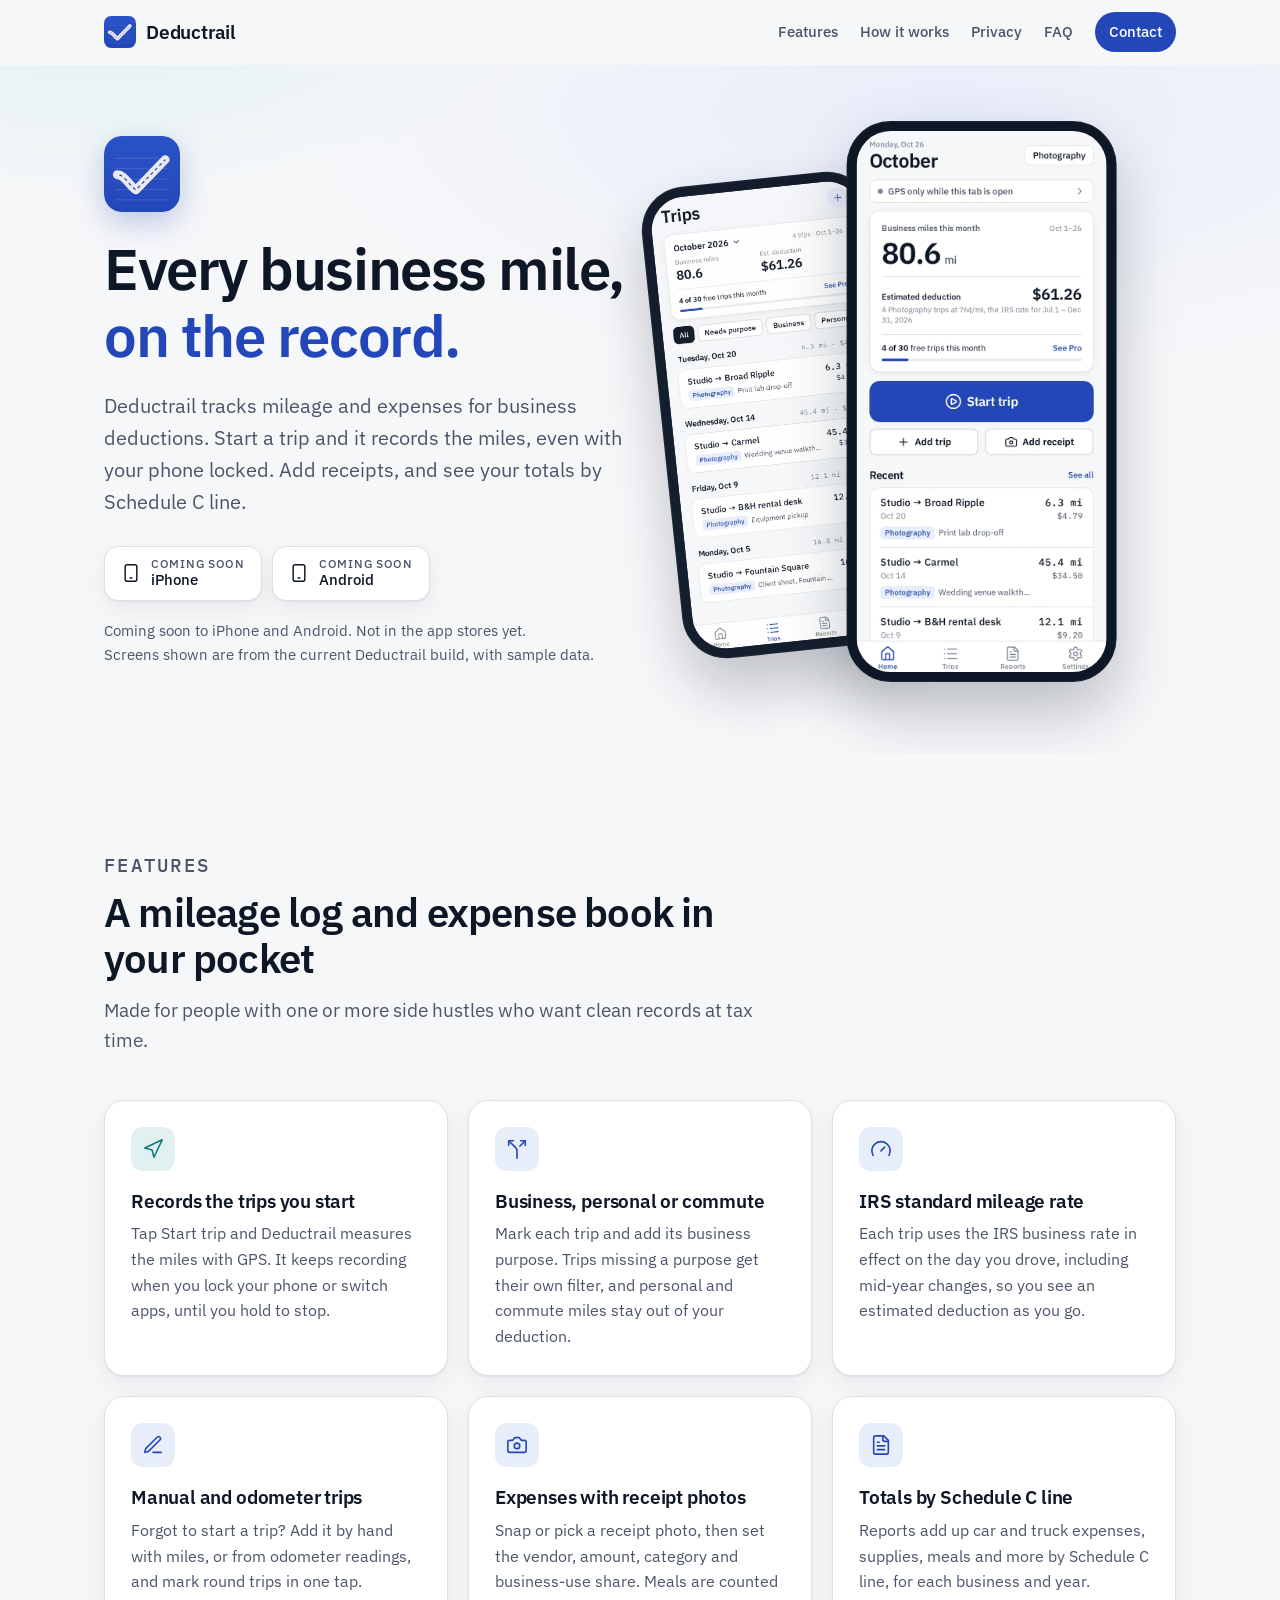
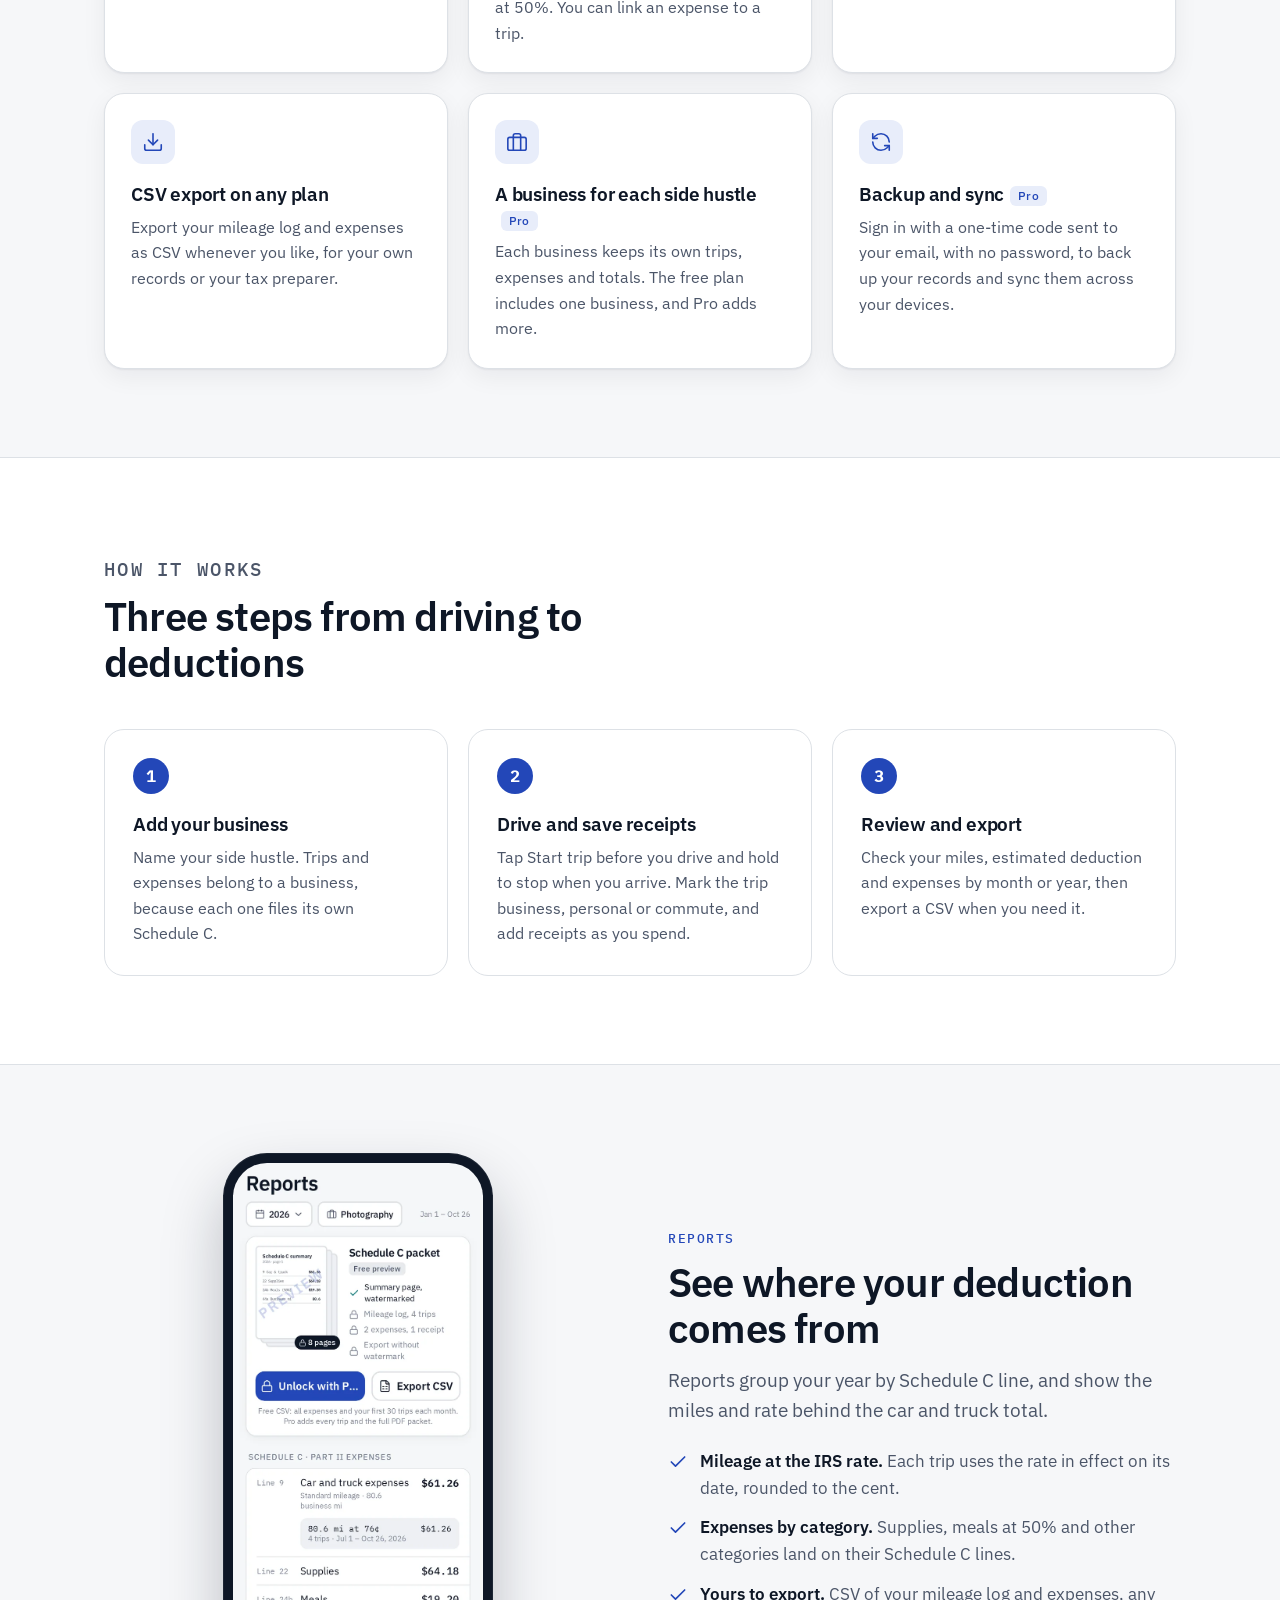
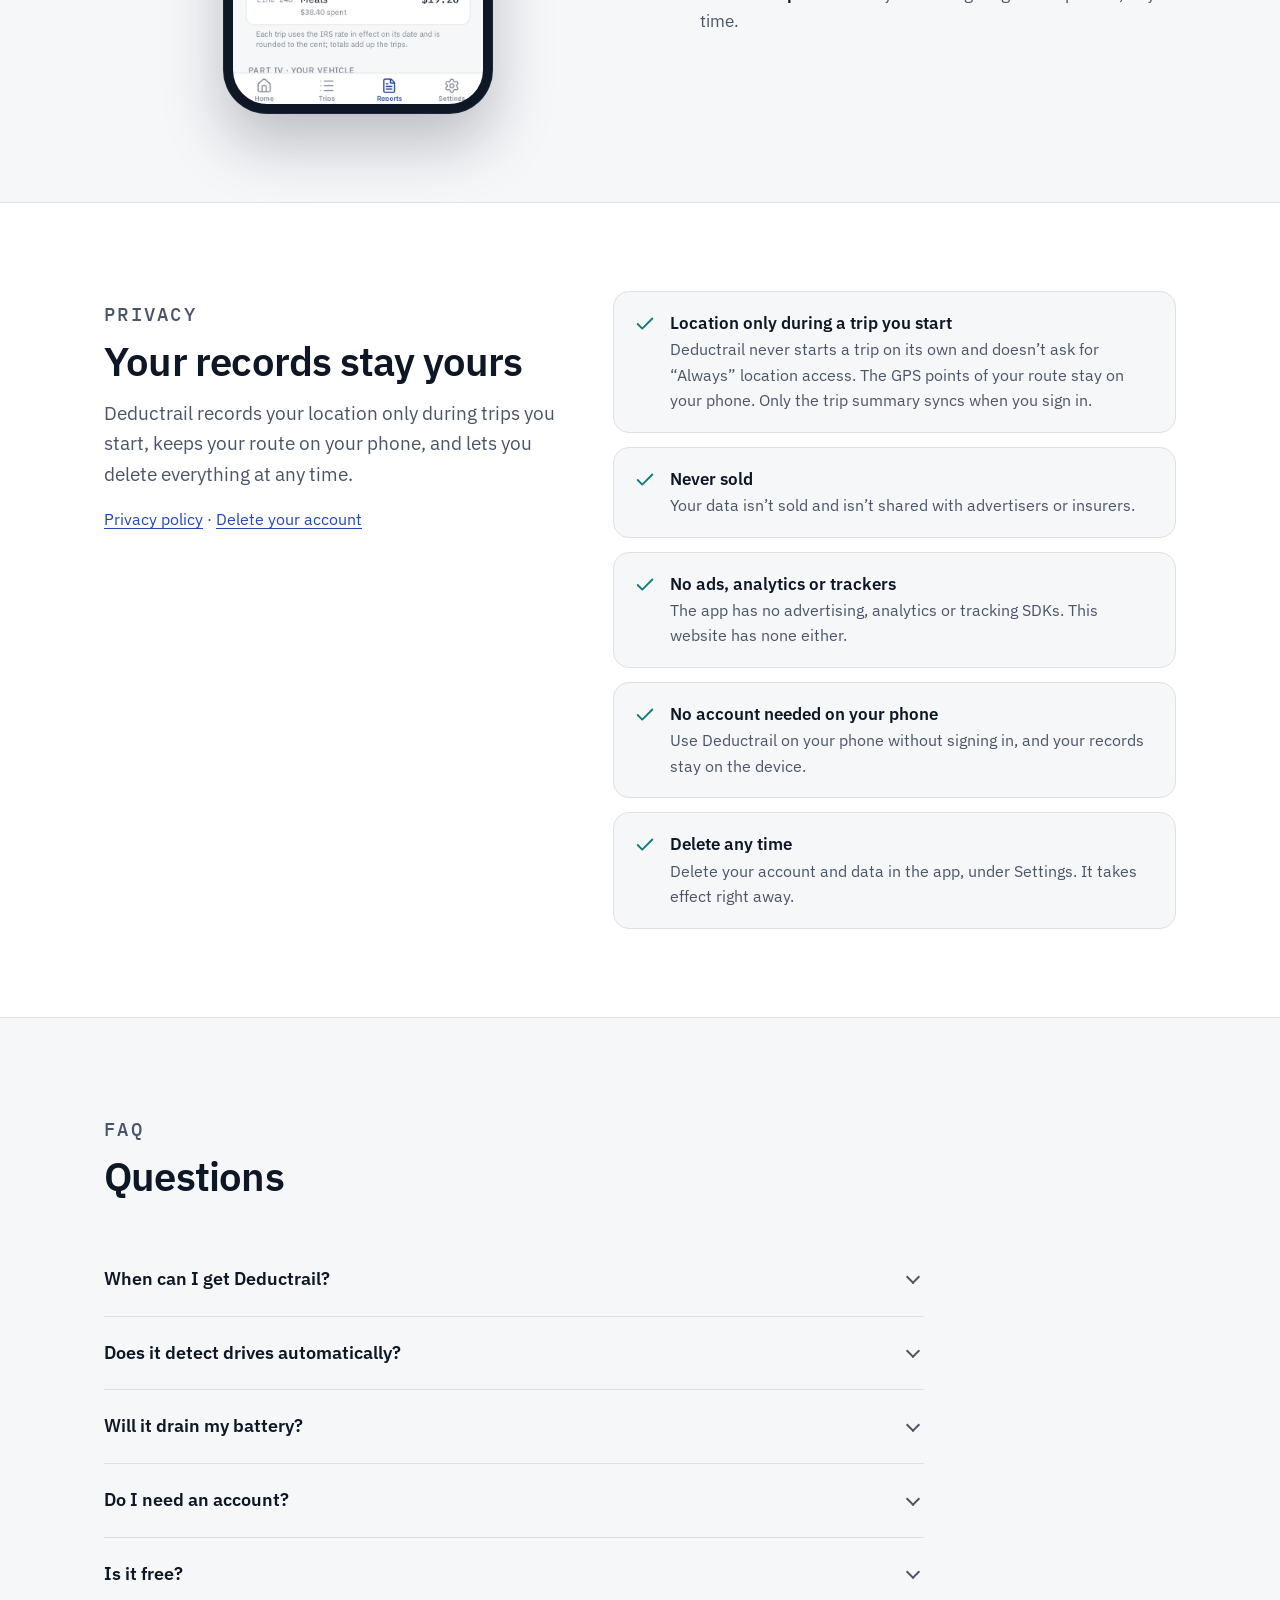
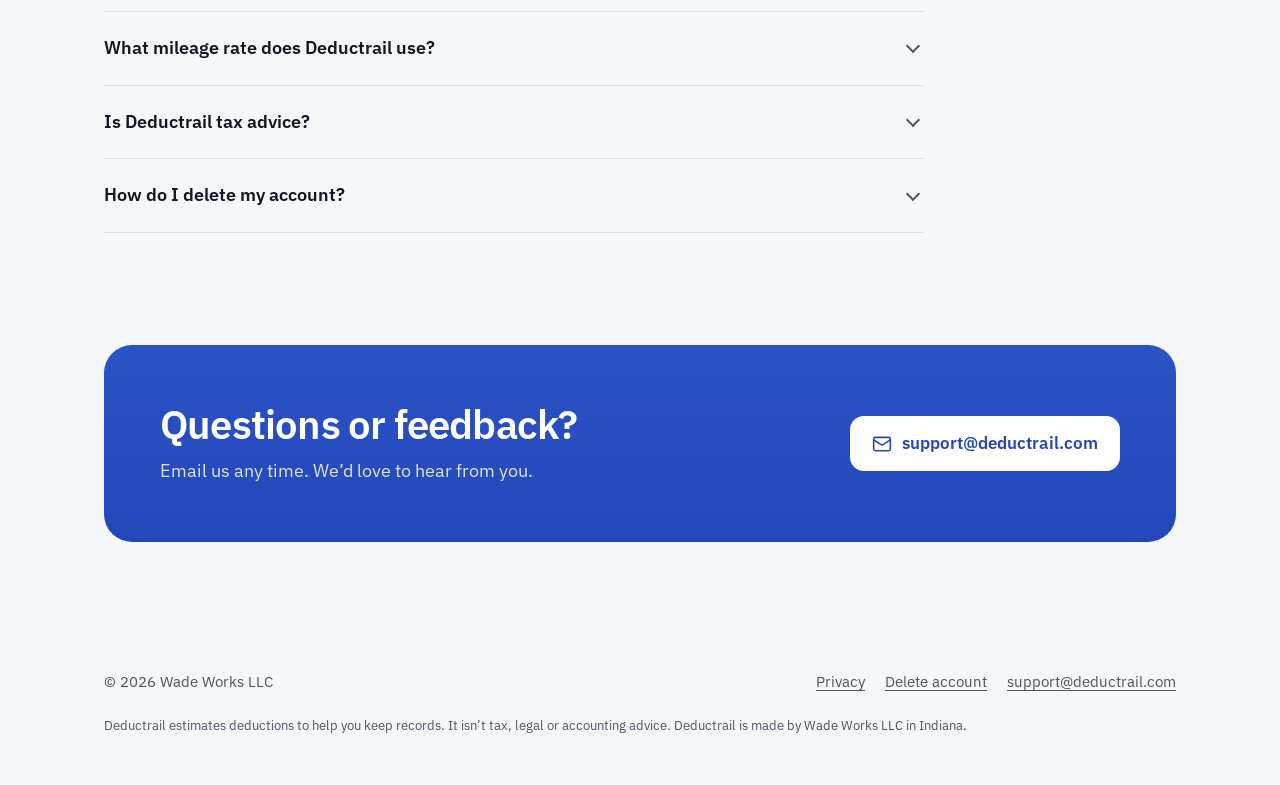
<file: index.html>
<!doctype html>
<html lang="en">
<head>
<meta charset="utf-8">
<meta name="viewport" content="width=device-width, initial-scale=1">
<title>Deductrail: mileage and expense tracking for business deductions</title>
<meta name="description" content="Deductrail tracks your business mileage and expenses, with receipt photos, IRS standard rates and Schedule C totals. Coming soon to iPhone and Android.">
<meta name="referrer" content="strict-origin-when-cross-origin">
<meta name="theme-color" content="#2347B8" media="(prefers-color-scheme: light)">
<meta name="theme-color" content="#0B0F16" media="(prefers-color-scheme: dark)">
<link rel="canonical" href="https://deductrail.com/">
<link rel="icon" href="/favicon.ico" sizes="32x32">
<link rel="icon" href="/assets/img/favicon.svg" type="image/svg+xml">
<link rel="apple-touch-icon" href="/assets/img/apple-touch-icon.png">
<link rel="preload" href="/assets/fonts/IBMPlexSans_600SemiBold.woff2" as="font" type="font/woff2" crossorigin>
<link rel="preload" href="/assets/fonts/IBMPlexSans_400Regular.woff2" as="font" type="font/woff2" crossorigin>
<link rel="stylesheet" href="/assets/site.css">
<meta property="og:type" content="website">
<meta property="og:site_name" content="Deductrail">
<meta property="og:title" content="Deductrail: mileage and expense tracking for business deductions">
<meta property="og:description" content="Deductrail tracks your business mileage and expenses, with receipt photos, IRS standard rates and Schedule C totals. Coming soon to iPhone and Android.">
<meta property="og:url" content="https://deductrail.com/">
<meta property="og:image" content="https://deductrail.com/assets/img/og.png">
<meta property="og:image:width" content="1200">
<meta property="og:image:height" content="630">
<meta property="og:image:alt" content="Deductrail app icon and the line: Every business mile, on the record.">
<meta name="twitter:card" content="summary_large_image">
<meta name="twitter:title" content="Deductrail: mileage and expense tracking for business deductions">
<meta name="twitter:description" content="Deductrail tracks your business mileage and expenses, with receipt photos, IRS standard rates and Schedule C totals. Coming soon to iPhone and Android.">
<meta name="twitter:image" content="https://deductrail.com/assets/img/og.png">
</head>
<body>
<a class="skip" href="#main">Skip to content</a>
<header class="site-header">
  <div class="wrap">
    <a class="brand" href="/" aria-label="Deductrail home"><img src="/assets/img/icon-rounded.svg" alt="" width="32" height="32">Deductrail</a>
    <nav class="nav" aria-label="Main">
      <a href="/#features">Features</a>
      <a href="/#how">How it works</a>
      <a href="/#privacy">Privacy</a>
      <a href="/#faq">FAQ</a>
      <a class="cta" href="/#contact">Contact</a>
    </nav>
  </div>
</header>
<main id="main">
<section class="hero" aria-labelledby="hero-title">
  <div class="wrap">
    <div>
      <img class="app-icon" src="/assets/img/icon-rounded.svg" alt="Deductrail app icon" width="76" height="76">
      <h1 id="hero-title">Every business mile,<br><span class="accent">on the record.</span></h1>
      <p class="lede">Deductrail tracks mileage and expenses for business deductions. Start a trip and it records the miles, even with your phone locked. Add receipts, and see your totals by Schedule C line.</p>
      <div class="chips" role="list" aria-label="Availability">
        <span class="soon" role="listitem"><svg viewBox="0 0 24 24" aria-hidden="true" focusable="false" fill="none" stroke="currentColor" stroke-width="1.75" stroke-linecap="round"><rect x="5" y="2" width="14" height="20" rx="2.5"/><path d="M11 18h2"/></svg><span><small>Coming soon</small>iPhone</span></span>
        <span class="soon" role="listitem"><svg viewBox="0 0 24 24" aria-hidden="true" focusable="false" fill="none" stroke="currentColor" stroke-width="1.75" stroke-linecap="round"><rect x="5" y="2" width="14" height="20" rx="2.5"/><path d="M11 18h2"/></svg><span><small>Coming soon</small>Android</span></span>
      </div>
      <p class="hero-note">Coming soon to iPhone and Android. Not in the app stores yet.<br>Screens shown are from the current Deductrail build, with sample data.</p>
    </div>
    <figure class="phones" style="margin:0">
      <div class="phone back"><img src="/assets/img/screen-trips.webp" width="640" height="1385" alt="Deductrail Trips screen for October 2026 showing 80.6 business miles, a $61.26 estimated deduction and four trips grouped by day." fetchpriority="low"></div>
      <div class="phone front"><img src="/assets/img/screen-home.webp" width="640" height="1385" alt="Deductrail Home screen showing 80.6 business miles this month, a $61.26 estimated deduction at 76 cents a mile, a Start trip button and recent trips."></div>
    </figure>
  </div>
</section>

<section id="features" aria-labelledby="features-title">
  <div class="wrap">
    <div class="section-head">
      <p class="eyebrow">Features</p>
      <h2 id="features-title">A mileage log and expense book in your pocket</h2>
      <p>Made for people with one or more side hustles who want clean records at tax time.</p>
    </div>
    <div class="grid">
      <article class="card"><div class="icon teal"><svg viewBox="0 0 24 24" aria-hidden="true" focusable="false"><polygon points="3 11 22 2 13 21 11 13 3 11"/></svg></div><h3>Records the trips you start</h3><p>Tap Start trip and Deductrail measures the miles with GPS. It keeps recording when you lock your phone or switch apps, until you hold to stop.</p></article>
      <article class="card"><div class="icon "><svg viewBox="0 0 24 24" aria-hidden="true" focusable="false"><path d="M16 3h5v5"/><path d="M8 3H3v5"/><path d="M12 22v-8.3a4 4 0 0 0-1.172-2.872L3 3"/><path d="m15 9 6-6"/></svg></div><h3>Business, personal or commute</h3><p>Mark each trip and add its business purpose. Trips missing a purpose get their own filter, and personal and commute miles stay out of your deduction.</p></article>
      <article class="card"><div class="icon "><svg viewBox="0 0 24 24" aria-hidden="true" focusable="false"><path d="m12 14 4-4"/><path d="M3.34 19a10 10 0 1 1 17.32 0"/></svg></div><h3>IRS standard mileage rate</h3><p>Each trip uses the IRS business rate in effect on the day you drove, including mid-year changes, so you see an estimated deduction as you go.</p></article>
      <article class="card"><div class="icon "><svg viewBox="0 0 24 24" aria-hidden="true" focusable="false"><path d="M12 20h9"/><path d="M16.5 3.5a2.12 2.12 0 0 1 3 3L7 19l-4 1 1-4Z"/></svg></div><h3>Manual and odometer trips</h3><p>Forgot to start a trip? Add it by hand with miles, or from odometer readings, and mark round trips in one tap.</p></article>
      <article class="card"><div class="icon "><svg viewBox="0 0 24 24" aria-hidden="true" focusable="false"><path d="M14.5 4h-5L7 7H4a2 2 0 0 0-2 2v9a2 2 0 0 0 2 2h16a2 2 0 0 0 2-2V9a2 2 0 0 0-2-2h-3l-2.5-3z"/><circle cx="12" cy="13" r="3"/></svg></div><h3>Expenses with receipt photos</h3><p>Snap or pick a receipt photo, then set the vendor, amount, category and business-use share. Meals are counted at 50%. You can link an expense to a trip.</p></article>
      <article class="card"><div class="icon "><svg viewBox="0 0 24 24" aria-hidden="true" focusable="false"><path d="M15 2H6a2 2 0 0 0-2 2v16a2 2 0 0 0 2 2h12a2 2 0 0 0 2-2V7Z"/><path d="M14 2v4a2 2 0 0 0 2 2h4"/><path d="M16 13H8"/><path d="M16 17H8"/><path d="M10 9H8"/></svg></div><h3>Totals by Schedule C line</h3><p>Reports add up car and truck expenses, supplies, meals and more by Schedule C line, for each business and year.</p></article>
      <article class="card"><div class="icon "><svg viewBox="0 0 24 24" aria-hidden="true" focusable="false"><path d="M21 15v4a2 2 0 0 1-2 2H5a2 2 0 0 1-2-2v-4"/><path d="m7 10 5 5 5-5"/><path d="M12 15V3"/></svg></div><h3>CSV export on any plan</h3><p>Export your mileage log and expenses as CSV whenever you like, for your own records or your tax preparer.</p></article>
      <article class="card"><div class="icon "><svg viewBox="0 0 24 24" aria-hidden="true" focusable="false"><rect x="2" y="7" width="20" height="14" rx="2"/><path d="M16 21V5a2 2 0 0 0-2-2h-4a2 2 0 0 0-2 2v16"/></svg></div><h3>A business for each side hustle<span class="tag">Pro</span></h3><p>Each business keeps its own trips, expenses and totals. The free plan includes one business, and Pro adds more.</p></article>
      <article class="card"><div class="icon "><svg viewBox="0 0 24 24" aria-hidden="true" focusable="false"><path d="M21 12a9 9 0 0 0-9-9 9.75 9.75 0 0 0-6.74 2.74L3 8"/><path d="M3 3v5h5"/><path d="M3 12a9 9 0 0 0 9 9 9.75 9.75 0 0 0 6.74-2.74L21 16"/><path d="M16 16h5v5"/></svg></div><h3>Backup and sync<span class="tag">Pro</span></h3><p>Sign in with a one-time code sent to your email, with no password, to back up your records and sync them across your devices.</p></article>
    </div>
  </div>
</section>

<section class="alt" id="how" aria-labelledby="how-title">
  <div class="wrap">
    <div class="section-head">
      <p class="eyebrow">How it works</p>
      <h2 id="how-title">Three steps from driving to deductions</h2>
    </div>
    <ol class="steps">
      <li><h3>Add your business</h3><p>Name your side hustle. Trips and expenses belong to a business, because each one files its own Schedule C.</p></li>
      <li><h3>Drive and save receipts</h3><p>Tap Start trip before you drive and hold to stop when you arrive. Mark the trip business, personal or commute, and add receipts as you spend.</p></li>
      <li><h3>Review and export</h3><p>Check your miles, estimated deduction and expenses by month or year, then export a CSV when you need it.</p></li>
    </ol>
  </div>
</section>

<section aria-labelledby="report-title">
  <div class="wrap split">
    <div class="phone-col"><div class="phone"><img src="/assets/img/screen-reports.webp" width="640" height="1385" loading="lazy" alt="Deductrail Reports screen for 2026 listing Schedule C Part II lines: line 9 car and truck expenses $61.26, line 22 supplies $64.18 and line 24b meals $19.20."></div></div>
    <div>
      <p class="eyebrow">Reports</p>
      <h2 id="report-title">See where your deduction comes from</h2>
      <p class="muted" style="margin-top:14px;font-size:19px">Reports group your year by Schedule C line, and show the miles and rate behind the car and truck total.</p>
      <ul>
        <li><svg viewBox="0 0 24 24" aria-hidden="true" focusable="false"><path d="M20 6 9 17l-5-5"/></svg><span><b>Mileage at the IRS rate.</b> Each trip uses the rate in effect on its date, rounded to the cent.</span></li>
        <li><svg viewBox="0 0 24 24" aria-hidden="true" focusable="false"><path d="M20 6 9 17l-5-5"/></svg><span><b>Expenses by category.</b> Supplies, meals at 50% and other categories land on their Schedule C lines.</span></li>
        <li><svg viewBox="0 0 24 24" aria-hidden="true" focusable="false"><path d="M20 6 9 17l-5-5"/></svg><span><b>Yours to export.</b> CSV of your mileage log and expenses, any time.</span></li>
      </ul>
    </div>
  </div>
</section>

<section class="alt" id="privacy" aria-labelledby="privacy-title">
  <div class="wrap privacy">
    <div class="section-head" style="margin-bottom:0">
      <p class="eyebrow">Privacy</p>
      <h2 id="privacy-title">Your records stay yours</h2>
      <p>Deductrail records your location only during trips you start, keeps your route on your phone, and lets you delete everything at any time.</p>
      <p style="margin-top:18px;font-size:16px"><a href="/privacy/">Privacy policy</a> · <a href="/delete-account/">Delete your account</a></p>
    </div>
    <ul class="checks">
        <li><svg viewBox="0 0 24 24" aria-hidden="true" focusable="false"><path d="M20 6 9 17l-5-5"/></svg><div><b>Location only during a trip you start</b><span>Deductrail never starts a trip on its own and doesn’t ask for “Always” location access. The GPS points of your route stay on your phone. Only the trip summary syncs when you sign in.</span></div></li>
        <li><svg viewBox="0 0 24 24" aria-hidden="true" focusable="false"><path d="M20 6 9 17l-5-5"/></svg><div><b>Never sold</b><span>Your data isn’t sold and isn’t shared with advertisers or insurers.</span></div></li>
        <li><svg viewBox="0 0 24 24" aria-hidden="true" focusable="false"><path d="M20 6 9 17l-5-5"/></svg><div><b>No ads, analytics or trackers</b><span>The app has no advertising, analytics or tracking SDKs. This website has none either.</span></div></li>
        <li><svg viewBox="0 0 24 24" aria-hidden="true" focusable="false"><path d="M20 6 9 17l-5-5"/></svg><div><b>No account needed on your phone</b><span>Use Deductrail on your phone without signing in, and your records stay on the device.</span></div></li>
        <li><svg viewBox="0 0 24 24" aria-hidden="true" focusable="false"><path d="M20 6 9 17l-5-5"/></svg><div><b>Delete any time</b><span>Delete your account and data in the app, under Settings. It takes effect right away.</span></div></li>
    </ul>
  </div>
</section>

<section id="faq" aria-labelledby="faq-title">
  <div class="wrap">
    <div class="section-head">
      <p class="eyebrow">FAQ</p>
      <h2 id="faq-title">Questions</h2>
    </div>
    <div class="faq">
      <details><summary>When can I get Deductrail?</summary><p>Deductrail is coming soon to iPhone and Android. It isn’t in the App Store or Google Play yet. We’ll post the links here when it is.</p></details>
      <details><summary>Does it detect drives automatically?</summary><p>No. Deductrail records only the trips you start, so nothing is recorded by surprise. Once a trip is running, it keeps recording when you lock your phone or switch apps. On iPhone the blue location indicator stays on, and on Android a notification stays up, until you end the trip. You can also add trips by hand or from odometer readings.</p></details>
      <details><summary>Will it drain my battery?</summary><p>GPS runs only while a trip you started is recording. When no trip is running, Deductrail doesn’t use your location.</p></details>
      <details><summary>Do I need an account?</summary><p>Not on your phone. Your records stay on the device. If you want backup and sync across devices, sign in with a one-time code sent to your email. There’s no password to remember.</p></details>
      <details><summary>Is it free?</summary><p>There’s a free plan with unlimited expenses, one business and CSV export. Free reports and exports include your first 30 trips each month, and every trip is still saved. Deductrail Pro adds unlimited trips, more businesses, and backup and sync. The app shows the price before you buy.</p></details>
      <details><summary>What mileage rate does Deductrail use?</summary><p>The IRS standard mileage rate for business, based on the date of each trip. For 2026 that’s 72.5¢ a mile from January 1 to June 30 and 76¢ a mile from July 1 to December 31.</p></details>
      <details><summary>Is Deductrail tax advice?</summary><p>No. Deductrail helps you keep mileage and expense records and estimates your deduction. Check with a tax professional about your situation.</p></details>
      <details><summary>How do I delete my account?</summary><p>In the app, go to Settings, then Delete account and data. You can also email privacy@deductrail.com. See <a href="/delete-account/">Delete your account</a> for details.</p></details>
    </div>
  </div>
</section>

<section id="contact" aria-labelledby="contact-title" style="padding-top:24px">
  <div class="wrap">
    <div class="contact">
      <div>
        <h2 id="contact-title">Questions or feedback?</h2>
        <p>Email us any time. We’d love to hear from you.</p>
      </div>
      <a class="btn light" href="mailto:support@deductrail.com"><svg viewBox="0 0 24 24" aria-hidden="true" focusable="false"><rect x="2" y="4" width="20" height="16" rx="2"/><path d="m22 7-8.97 5.7a1.94 1.94 0 0 1-2.06 0L2 7"/></svg>support@deductrail.com</a>
    </div>
  </div>
</section>
</main>
<footer class="site-footer">
  <div class="wrap">
    <p>© 2026 Wade Works LLC</p>
    <nav aria-label="Footer">
      <a href="/privacy/">Privacy</a>
      <a href="/delete-account/">Delete account</a>
      <a href="mailto:support@deductrail.com">support@deductrail.com</a>
    </nav>
    <p class="fine">Deductrail estimates deductions to help you keep records. It isn’t tax, legal or accounting advice. Deductrail is made by Wade Works LLC in Indiana.</p>
  </div>
</footer>
</body>
</html>
</file>
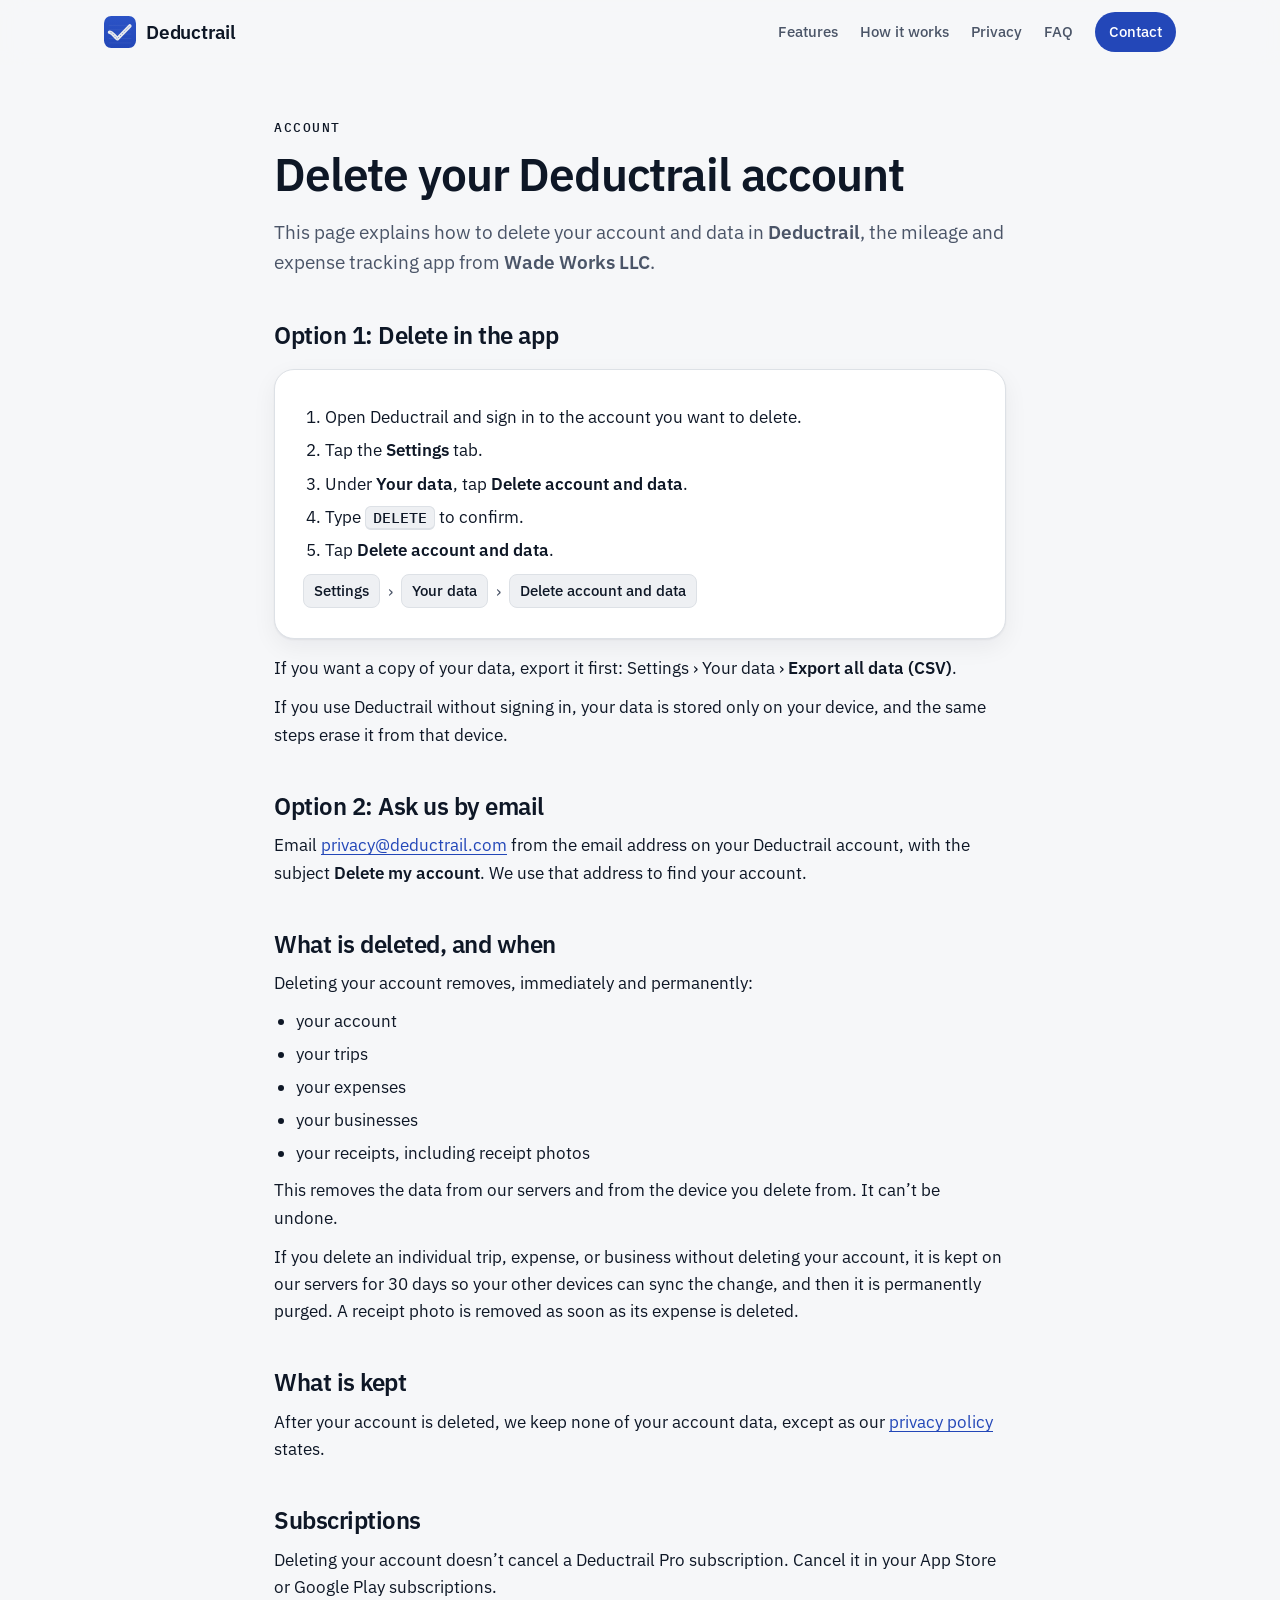
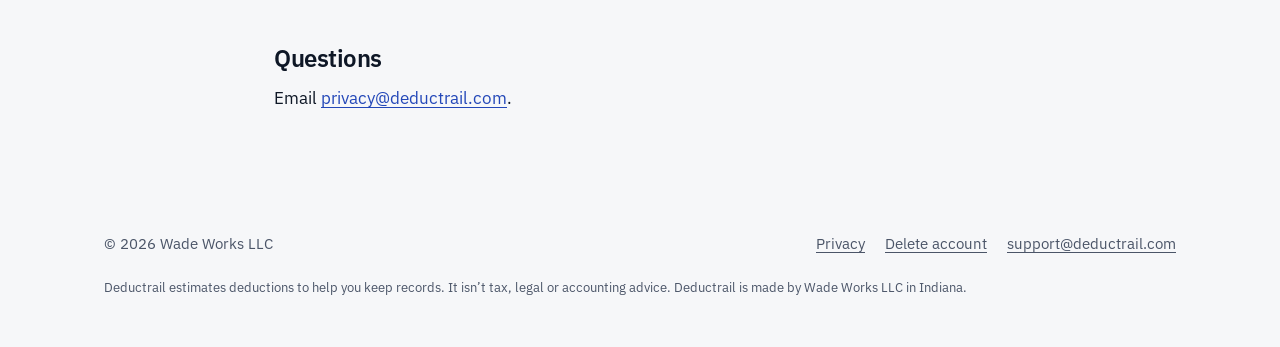
<file: delete-account/index.html>
<!doctype html>
<html lang="en">
<head>
<meta charset="utf-8">
<meta name="viewport" content="width=device-width, initial-scale=1">
<title>Delete your Deductrail account</title>
<meta name="description" content="How to delete your Deductrail account and data, what is deleted, and when.">
<meta name="referrer" content="strict-origin-when-cross-origin">
<meta name="theme-color" content="#2347B8" media="(prefers-color-scheme: light)">
<meta name="theme-color" content="#0B0F16" media="(prefers-color-scheme: dark)">
<link rel="canonical" href="https://deductrail.com/delete-account/">
<link rel="icon" href="/favicon.ico" sizes="32x32">
<link rel="icon" href="/assets/img/favicon.svg" type="image/svg+xml">
<link rel="apple-touch-icon" href="/assets/img/apple-touch-icon.png">
<link rel="preload" href="/assets/fonts/IBMPlexSans_600SemiBold.woff2" as="font" type="font/woff2" crossorigin>
<link rel="preload" href="/assets/fonts/IBMPlexSans_400Regular.woff2" as="font" type="font/woff2" crossorigin>
<link rel="stylesheet" href="/assets/site.css">
<meta property="og:type" content="website">
<meta property="og:site_name" content="Deductrail">
<meta property="og:title" content="Delete your Deductrail account">
<meta property="og:description" content="How to delete your Deductrail account and data, what is deleted, and when.">
<meta property="og:url" content="https://deductrail.com/delete-account/">
<meta property="og:image" content="https://deductrail.com/assets/img/og.png">
<meta property="og:image:width" content="1200">
<meta property="og:image:height" content="630">
<meta property="og:image:alt" content="Deductrail app icon and the line: Every business mile, on the record.">
<meta name="twitter:card" content="summary_large_image">
<meta name="twitter:title" content="Delete your Deductrail account">
<meta name="twitter:description" content="How to delete your Deductrail account and data, what is deleted, and when.">
<meta name="twitter:image" content="https://deductrail.com/assets/img/og.png">
</head>
<body>
<a class="skip" href="#main">Skip to content</a>
<header class="site-header">
  <div class="wrap">
    <a class="brand" href="/" aria-label="Deductrail home"><img src="/assets/img/icon-rounded.svg" alt="" width="32" height="32">Deductrail</a>
    <nav class="nav" aria-label="Main">
      <a href="/#features">Features</a>
      <a href="/#how">How it works</a>
      <a href="/#privacy">Privacy</a>
      <a href="/#faq">FAQ</a>
      <a class="cta" href="/#contact">Contact</a>
    </nav>
  </div>
</header>
<main id="main">
<article class="doc">
  <div class="wrap">
    <p class="eyebrow">Account</p>
    <h1>Delete your Deductrail account</h1>
    <p class="lede">This page explains how to delete your account and data in <strong>Deductrail</strong>, the mileage and expense tracking app from <strong>Wade Works LLC</strong>.</p>

    <h2>Option 1: Delete in the app</h2>
    <div class="panel">
      <ol>
        <li>Open Deductrail and sign in to the account you want to delete.</li>
        <li>Tap the <strong>Settings</strong> tab.</li>
        <li>Under <strong>Your data</strong>, tap <strong>Delete account and data</strong>.</li>
        <li>Type <kbd>DELETE</kbd> to confirm.</li>
        <li>Tap <strong>Delete account and data</strong>.</li>
      </ol>
      <p class="path" aria-label="Path: Settings, Your data, Delete account and data"><b>Settings</b><i>›</i><b>Your data</b><i>›</i><b>Delete account and data</b></p>
    </div>
    <p style="margin-top:16px">If you want a copy of your data, export it first: Settings › Your data › <strong>Export all data (CSV)</strong>.</p>
    <p>If you use Deductrail without signing in, your data is stored only on your device, and the same steps erase it from that device.</p>

    <h2>Option 2: Ask us by email</h2>
    <p>Email <a href="mailto:privacy@deductrail.com?subject=Delete%20my%20account">privacy@deductrail.com</a> from the email address on your Deductrail account, with the subject <strong>Delete my account</strong>. We use that address to find your account.</p>

    <h2>What is deleted, and when</h2>
    <p>Deleting your account removes, immediately and permanently:</p>
    <ul>
      <li>your account</li>
      <li>your trips</li>
      <li>your expenses</li>
      <li>your businesses</li>
      <li>your receipts, including receipt photos</li>
    </ul>
    <p>This removes the data from our servers and from the device you delete from. It can’t be undone.</p>
    <p>If you delete an individual trip, expense, or business without deleting your account, it is kept on our servers for 30 days so your other devices can sync the change, and then it is permanently purged. A receipt photo is removed as soon as its expense is deleted.</p>

    <h2>What is kept</h2>
    <p>After your account is deleted, we keep none of your account data, except as our <a href="/privacy/">privacy policy</a> states.</p>

    <h2>Subscriptions</h2>
    <p>Deleting your account doesn’t cancel a Deductrail Pro subscription. Cancel it in your App Store or Google Play subscriptions.</p>

    <h2>Questions</h2>
    <p>Email <a href="mailto:privacy@deductrail.com">privacy@deductrail.com</a>.</p>
  </div>
</article>
</main>
<footer class="site-footer">
  <div class="wrap">
    <p>© 2026 Wade Works LLC</p>
    <nav aria-label="Footer">
      <a href="/privacy/">Privacy</a>
      <a href="/delete-account/">Delete account</a>
      <a href="mailto:support@deductrail.com">support@deductrail.com</a>
    </nav>
    <p class="fine">Deductrail estimates deductions to help you keep records. It isn’t tax, legal or accounting advice. Deductrail is made by Wade Works LLC in Indiana.</p>
  </div>
</footer>
</body>
</html>
</file>
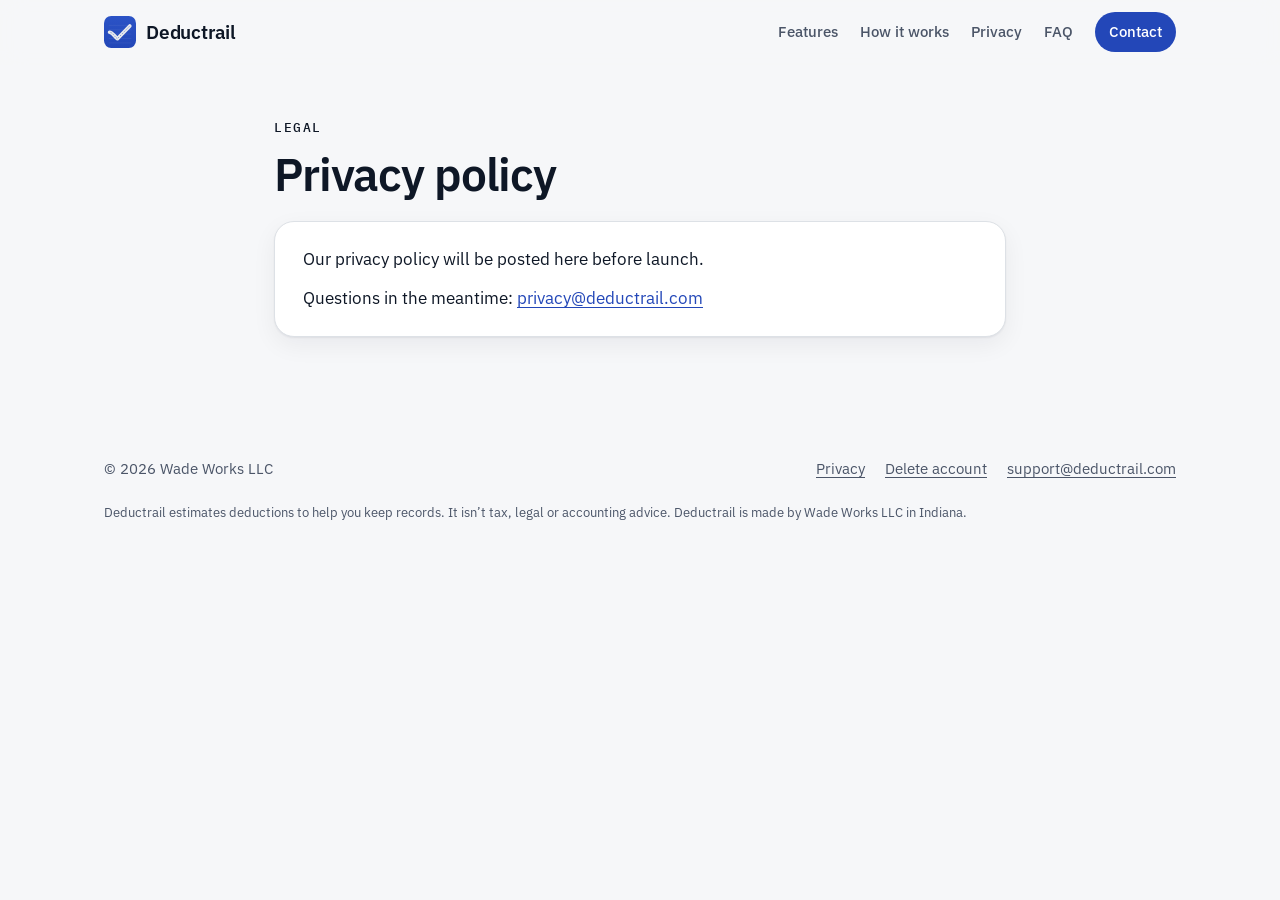
<file: privacy/index.html>
<!doctype html>
<html lang="en">
<head>
<meta charset="utf-8">
<meta name="viewport" content="width=device-width, initial-scale=1">
<title>Deductrail privacy policy</title>
<meta name="description" content="Deductrail privacy policy.">
<meta name="referrer" content="strict-origin-when-cross-origin">
<meta name="theme-color" content="#2347B8" media="(prefers-color-scheme: light)">
<meta name="theme-color" content="#0B0F16" media="(prefers-color-scheme: dark)">
<link rel="canonical" href="https://deductrail.com/privacy/">
<link rel="icon" href="/favicon.ico" sizes="32x32">
<link rel="icon" href="/assets/img/favicon.svg" type="image/svg+xml">
<link rel="apple-touch-icon" href="/assets/img/apple-touch-icon.png">
<link rel="preload" href="/assets/fonts/IBMPlexSans_600SemiBold.woff2" as="font" type="font/woff2" crossorigin>
<link rel="preload" href="/assets/fonts/IBMPlexSans_400Regular.woff2" as="font" type="font/woff2" crossorigin>
<link rel="stylesheet" href="/assets/site.css">
<meta property="og:type" content="website">
<meta property="og:site_name" content="Deductrail">
<meta property="og:title" content="Deductrail privacy policy">
<meta property="og:description" content="Deductrail privacy policy.">
<meta property="og:url" content="https://deductrail.com/privacy/">
<meta property="og:image" content="https://deductrail.com/assets/img/og.png">
<meta property="og:image:width" content="1200">
<meta property="og:image:height" content="630">
<meta property="og:image:alt" content="Deductrail app icon and the line: Every business mile, on the record.">
<meta name="twitter:card" content="summary_large_image">
<meta name="twitter:title" content="Deductrail privacy policy">
<meta name="twitter:description" content="Deductrail privacy policy.">
<meta name="twitter:image" content="https://deductrail.com/assets/img/og.png">
</head>
<body>
<a class="skip" href="#main">Skip to content</a>
<header class="site-header">
  <div class="wrap">
    <a class="brand" href="/" aria-label="Deductrail home"><img src="/assets/img/icon-rounded.svg" alt="" width="32" height="32">Deductrail</a>
    <nav class="nav" aria-label="Main">
      <a href="/#features">Features</a>
      <a href="/#how">How it works</a>
      <a href="/#privacy">Privacy</a>
      <a href="/#faq">FAQ</a>
      <a class="cta" href="/#contact">Contact</a>
    </nav>
  </div>
</header>
<main id="main">
<article class="doc">
  <div class="wrap">
    <p class="eyebrow">Legal</p>
    <h1>Privacy policy</h1>
    <div class="panel">
      <p>Our privacy policy will be posted here before launch.</p>
      <p>Questions in the meantime: <a href="mailto:privacy@deductrail.com">privacy@deductrail.com</a></p>
    </div>
  </div>
</article>
</main>
<footer class="site-footer">
  <div class="wrap">
    <p>© 2026 Wade Works LLC</p>
    <nav aria-label="Footer">
      <a href="/privacy/">Privacy</a>
      <a href="/delete-account/">Delete account</a>
      <a href="mailto:support@deductrail.com">support@deductrail.com</a>
    </nav>
    <p class="fine">Deductrail estimates deductions to help you keep records. It isn’t tax, legal or accounting advice. Deductrail is made by Wade Works LLC in Indiana.</p>
  </div>
</footer>
</body>
</html>
</file>
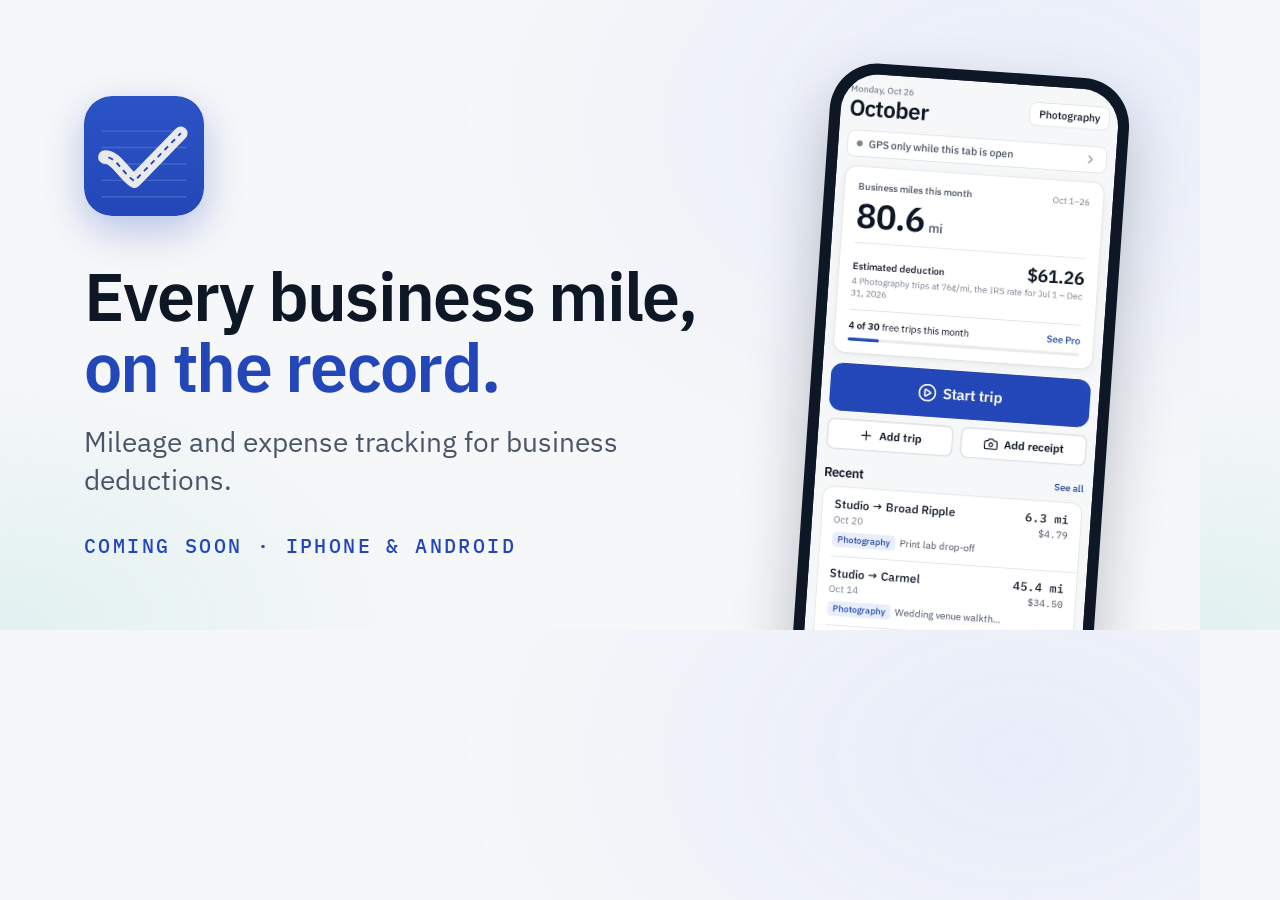
<file: src/og.html>
<!doctype html><html><head><meta charset="utf-8"><style>
@font-face{font-family:P;font-weight:600;src:url(../assets/fonts/IBMPlexSans_600SemiBold.woff2)}
@font-face{font-family:P;font-weight:400;src:url(../assets/fonts/IBMPlexSans_400Regular.woff2)}
@font-face{font-family:M;font-weight:500;src:url(../assets/fonts/IBMPlexMono_500Medium.woff2)}
html,body{margin:0;width:1200px;height:630px;overflow:hidden}
body{font-family:P;background:radial-gradient(70% 90% at 85% 20%,#E8EDFA,transparent 70%),radial-gradient(50% 60% at 0% 100%,#E1F1F0,transparent 70%),#F6F7F9;color:#0E1726;position:relative}
.l{position:absolute;left:84px;top:96px;width:640px}
img.i{width:120px;height:120px;border-radius:28px;box-shadow:0 14px 40px rgba(35,71,184,.3)}
h1{font-weight:600;font-size:68px;line-height:1.05;letter-spacing:-.025em;margin:40px 0 20px}
h1 span{color:#2347B8}
p{font-size:28px;color:#4B5568;margin:0;line-height:1.35}
.e{font-family:M;font-size:20px;letter-spacing:.12em;text-transform:uppercase;color:#2347B8;margin-top:34px}
.ph{position:absolute;right:90px;top:70px;width:300px;height:650px;border-radius:48px;background:#0E1726;padding:11px;box-sizing:border-box;box-shadow:0 30px 60px rgba(14,23,38,.25);transform:rotate(4deg)}
.ph img{width:100%;height:100%;object-fit:cover;object-position:top;border-radius:38px}
</style></head><body>
<div class="l"><img class="i" src="../assets/img/icon-rounded.svg"><h1>Every business mile,<br><span>on the record.</span></h1><p>Mileage and expense tracking for business deductions.</p><div class="e">Coming soon · iPhone &amp; Android</div></div>
<div class="ph"><img src="../assets/img/screen-home.webp"></div>
</body></html>
</file>
<file: assets/site.css>
@font-face{font-family:"IBM Plex Sans";font-weight:400;font-style:normal;font-display:swap;src:url(/assets/fonts/IBMPlexSans_400Regular.woff2) format("woff2")}
@font-face{font-family:"IBM Plex Sans";font-weight:500;font-style:normal;font-display:swap;src:url(/assets/fonts/IBMPlexSans_500Medium.woff2) format("woff2")}
@font-face{font-family:"IBM Plex Sans";font-weight:600;font-style:normal;font-display:swap;src:url(/assets/fonts/IBMPlexSans_600SemiBold.woff2) format("woff2")}
@font-face{font-family:"IBM Plex Mono";font-weight:400;font-style:normal;font-display:swap;src:url(/assets/fonts/IBMPlexMono_400Regular.woff2) format("woff2")}
@font-face{font-family:"IBM Plex Mono";font-weight:500;font-style:normal;font-display:swap;src:url(/assets/fonts/IBMPlexMono_500Medium.woff2) format("woff2")}

:root{
  --bg:#F6F7F9;--surface:#FFFFFF;--inset:#EEF0F3;--silver:#E8EAED;--hairline:#DDE1E6;
  --ink:#0E1726;--muted:#4B5568;--accent:#2347B8;--accent-top:#2B53C6;--accent-text:#2347B8;--accent-tint:#E8EDFA;
  --button:#2347B8;--on-accent:#fff;--teal:#0E7C7B;--teal-tint:#E1F1F0;--danger:#B42318;--danger-tint:#FBEAE8;
  --shadow:0 1px 2px rgba(14,23,38,.06),0 8px 24px rgba(14,23,38,.06);
  --radius:20px;--max:1120px;
  --sans:"IBM Plex Sans",-apple-system,BlinkMacSystemFont,"Segoe UI",Roboto,Helvetica,Arial,sans-serif;
  --mono:"IBM Plex Mono",ui-monospace,SFMono-Regular,Menlo,Consolas,monospace;
  color-scheme:light dark;
}
@media (prefers-color-scheme:dark){:root{
  --bg:#0B0F16;--surface:#141A23;--inset:#1B2230;--silver:#2A3240;--hairline:#262E3B;
  --ink:#E8EAED;--muted:#A3ACBA;--accent:#7F9CFF;--accent-text:#8FA8FF;--accent-tint:#1A2547;
  --button:#3A5FD9;--teal:#3CC4BE;--teal-tint:#11302F;--danger:#FF6B5E;--danger-tint:#3A1715;
  --shadow:0 1px 2px rgba(0,0,0,.3),0 8px 24px rgba(0,0,0,.25);
}}
*,*::before,*::after{box-sizing:border-box}
html{-webkit-text-size-adjust:100%;scroll-behavior:smooth}
@media (prefers-reduced-motion:reduce){html{scroll-behavior:auto}}
body{margin:0;font:400 17px/1.6 var(--sans);color:var(--ink);background:var(--bg);-webkit-font-smoothing:antialiased;font-variant-numeric:tabular-nums}
img{max-width:100%;height:auto;display:block}
a{color:var(--accent-text);text-underline-offset:3px}
a:hover{text-decoration-thickness:2px}
:focus-visible{outline:3px solid var(--accent);outline-offset:3px;border-radius:6px}
.wrap{max-width:var(--max);margin:0 auto;padding:0 24px}
.skip{position:absolute;left:-999px;top:8px;background:var(--surface);padding:8px 14px;border-radius:8px;z-index:10}
.skip:focus{left:12px}
.mono{font-family:var(--mono)}
h1,h2,h3{font-weight:600;line-height:1.15;margin:0}
h1{font-size:clamp(36px,5.4vw,58px);letter-spacing:-.025em}
h2{font-size:clamp(28px,3.6vw,40px);letter-spacing:-.02em}
h3{font-size:19px;letter-spacing:-.01em;line-height:1.3}
p{margin:0}

/* header */
.site-header{position:sticky;top:0;z-index:5;background:color-mix(in srgb,var(--bg) 86%,transparent);backdrop-filter:saturate(1.4) blur(12px);-webkit-backdrop-filter:saturate(1.4) blur(12px);border-bottom:1px solid transparent}
.site-header .wrap{display:flex;align-items:center;justify-content:space-between;height:64px;gap:16px}
.brand{display:flex;align-items:center;gap:10px;text-decoration:none;color:var(--ink);font-weight:600;font-size:19px;letter-spacing:-.01em}
.brand img{width:32px;height:32px}
.nav{display:flex;gap:22px;align-items:center;font-size:15px;font-weight:500}
.nav a{color:var(--muted);text-decoration:none}
.nav a:hover{color:var(--ink)}
.nav .cta{color:var(--on-accent);background:var(--button);padding:8px 14px;border-radius:999px}
.nav .cta:hover{color:var(--on-accent);filter:brightness(1.08)}
@media (max-width:720px){.nav a:not(.cta){display:none}}

/* hero */
.hero{position:relative;overflow:hidden;padding:56px 0 72px}
.hero::before{content:"";position:absolute;inset:-20% -10% auto -10%;height:620px;background:radial-gradient(60% 60% at 70% 30%,var(--accent-tint),transparent 70%),radial-gradient(40% 50% at 15% 10%,var(--teal-tint),transparent 70%);z-index:-1}
.hero .wrap{display:grid;grid-template-columns:1.05fr .95fr;gap:48px;align-items:center}
.app-icon{width:76px;height:76px;border-radius:18px;box-shadow:0 10px 30px rgba(35,71,184,.28);margin-bottom:24px}
.hero .lede{font-size:20px;color:var(--muted);margin:20px 0 28px;max-width:34em}
.accent{color:var(--accent-text)}
.chips{display:flex;flex-wrap:wrap;gap:10px}
.soon{display:inline-flex;align-items:center;gap:10px;padding:10px 16px;border-radius:14px;background:var(--surface);border:1px solid var(--hairline);box-shadow:var(--shadow);font-weight:500;font-size:15px;color:var(--ink)}
.soon svg{width:20px;height:20px;flex:none}
.soon small{display:block;font-size:12px;font-weight:500;color:var(--muted);line-height:1.2;text-transform:uppercase;letter-spacing:.06em}
.soon span{line-height:1.25}
.hero-note{margin-top:18px;font-size:15px;color:var(--muted)}

/* phones */
.phones{position:relative;display:flex;justify-content:center;align-items:flex-end;min-height:560px}
.phone{position:relative;width:270px;border-radius:44px;padding:10px;background:#0E1726;box-shadow:0 30px 60px rgba(14,23,38,.25),0 0 0 1px rgba(255,255,255,.06) inset}
.phone img{width:100%;height:auto;border-radius:34px;background:#F6F7F9}
.phone.back{position:absolute;width:230px;left:50%;transform:translateX(-118%) rotate(-6deg);bottom:30px;opacity:.97}
.phone.front{z-index:1;transform:translateX(18%)}
figcaption.shot-note{font-size:13px;color:var(--muted);text-align:center;margin-top:18px}

/* sections */
section{padding:88px 0}
.eyebrow{font:500 13px/1 var(--mono);text-transform:uppercase;letter-spacing:.12em;color:var(--accent-text);margin-bottom:14px}
.section-head{max-width:680px;margin-bottom:44px}
.section-head p{color:var(--muted);font-size:19px;margin-top:14px}
.alt{background:var(--surface);border-block:1px solid var(--hairline)}

.grid{display:grid;grid-template-columns:repeat(3,1fr);gap:20px}
.card{background:var(--surface);border:1px solid var(--hairline);border-radius:var(--radius);padding:26px;box-shadow:var(--shadow)}
.alt .card{background:var(--bg);box-shadow:none}
.card p{color:var(--muted);margin-top:8px;font-size:16px}
.icon{width:44px;height:44px;border-radius:12px;display:grid;place-items:center;background:var(--accent-tint);color:var(--accent);margin-bottom:18px}
.icon.teal{background:var(--teal-tint);color:var(--teal)}
.icon svg{width:22px;height:22px;fill:none;stroke:currentColor;stroke-width:1.75;stroke-linecap:round;stroke-linejoin:round}
.tag{display:inline-block;font:500 12px/1 var(--sans);padding:4px 8px;border-radius:6px;background:var(--accent-tint);color:var(--accent-text);vertical-align:middle;margin-left:6px;letter-spacing:.02em}

/* steps */
.steps{display:grid;grid-template-columns:repeat(3,1fr);gap:20px;counter-reset:s;list-style:none;padding:0;margin:0}
.steps li{position:relative;padding:28px;border-radius:var(--radius);background:var(--surface);border:1px solid var(--hairline)}
.steps li::before{counter-increment:s;content:counter(s);display:grid;place-items:center;width:36px;height:36px;border-radius:50%;background:var(--button);color:var(--on-accent);font:600 16px/1 var(--mono);margin-bottom:18px}
.steps p{color:var(--muted);margin-top:8px;font-size:16px}

/* split */
.split{display:grid;grid-template-columns:1fr 1fr;gap:56px;align-items:center}
.split .phone{margin:0 auto}
.split ul{margin:22px 0 0;padding:0;list-style:none;display:grid;gap:12px}
.split li{display:flex;gap:12px;color:var(--muted)}
.split li b{color:var(--ink);font-weight:600}
.split li svg{flex:none;width:20px;height:20px;margin-top:4px;stroke:var(--accent);fill:none;stroke-width:2;stroke-linecap:round;stroke-linejoin:round}
/* showcase */
.showcase{display:grid;grid-template-columns:repeat(3,1fr);gap:28px;align-items:start}
.showcase figure{margin:0;text-align:center}
.showcase .phone{width:100%;max-width:260px;margin:0 auto}
.showcase figcaption{margin-top:18px;font-weight:500}
.showcase figcaption span{display:block;font-weight:400;color:var(--muted);font-size:15px}

/* privacy */
.privacy{display:grid;grid-template-columns:.9fr 1.1fr;gap:48px;align-items:start}
.checks{list-style:none;padding:0;margin:0;display:grid;gap:14px}
.checks li{display:flex;gap:14px;padding:18px 20px;background:var(--surface);border:1px solid var(--hairline);border-radius:16px}
.alt .checks li{background:var(--bg)}
.checks svg{flex:none;width:22px;height:22px;margin-top:3px;stroke:var(--teal);fill:none;stroke-width:2;stroke-linecap:round;stroke-linejoin:round}
.checks b{font-weight:600}
.checks span{color:var(--muted);display:block;font-size:16px}

/* faq */
.faq{max-width:820px}
details{border-bottom:1px solid var(--hairline);padding:4px 0}
summary{cursor:pointer;list-style:none;padding:18px 40px 18px 0;font-weight:600;font-size:18px;position:relative}
summary::-webkit-details-marker{display:none}
summary::after{content:"";position:absolute;right:6px;top:50%;width:10px;height:10px;border-right:2px solid var(--muted);border-bottom:2px solid var(--muted);transform:translateY(-70%) rotate(45deg);transition:transform .2s}
details[open] summary::after{transform:translateY(-30%) rotate(-135deg)}
details p{color:var(--muted);padding:0 0 20px;max-width:46em}

/* contact */
.contact{background:linear-gradient(180deg,#2B53C6,#2347B8);color:#fff;border-radius:28px;padding:56px;display:flex;justify-content:space-between;align-items:center;gap:32px;flex-wrap:wrap}
.contact h2{color:#fff}
.contact p{color:rgba(255,255,255,.86);margin-top:10px;font-size:18px}
.btn{display:inline-flex;align-items:center;gap:10px;padding:14px 22px;border-radius:14px;font-weight:600;text-decoration:none;font-size:17px}
.btn.light{background:#fff;color:#2347B8}
.btn.light:hover{background:#E8EDFA}
.btn.primary{background:var(--button);color:var(--on-accent)}
.btn svg{width:20px;height:20px;fill:none;stroke:currentColor;stroke-width:1.9;stroke-linecap:round;stroke-linejoin:round}
.contact .btn:focus-visible{outline-color:#fff}

/* footer */
.site-footer{padding:40px 0 48px;color:var(--muted);font-size:15px}
.site-footer .wrap{display:flex;justify-content:space-between;align-items:center;gap:16px;flex-wrap:wrap}
.site-footer nav{display:flex;gap:20px;flex-wrap:wrap}
.site-footer nav a{color:var(--muted)}
.site-footer .fine{flex-basis:100%;font-size:13px;margin-top:6px}

/* doc pages */
.doc{padding:56px 0 80px}
.doc .wrap{max-width:780px}
.doc h1{font-size:clamp(32px,4.6vw,46px)}
.doc .lede{color:var(--muted);font-size:19px;margin-top:16px}
.doc h2{font-size:24px;margin:44px 0 12px}
.doc p,.doc li{color:var(--ink)}
.doc p+p{margin-top:12px}
.doc ol,.doc ul{padding-left:1.3em;margin:10px 0}
.doc li{margin:6px 0}
.panel{background:var(--surface);border:1px solid var(--hairline);border-radius:var(--radius);padding:24px 28px;margin-top:20px;box-shadow:var(--shadow)}
.panel.danger{border-color:color-mix(in srgb,var(--danger) 35%,var(--hairline))}
.path{display:flex;flex-wrap:wrap;gap:8px;align-items:center;margin:4px 0 6px}
.path b{background:var(--inset);border:1px solid var(--hairline);padding:4px 10px;border-radius:8px;font-weight:500;font-size:15px}
.path i{font-style:normal;color:var(--muted)}
kbd{font:500 15px var(--mono);background:var(--inset);border:1px solid var(--hairline);border-bottom-width:2px;padding:1px 7px;border-radius:6px}
.muted{color:var(--muted)}

.notfound{min-height:62vh;display:grid;place-items:center;text-align:center;padding:72px 0}
.notfound .code{font:500 15px var(--mono);color:var(--accent-text);letter-spacing:.1em}
.notfound p{color:var(--muted);margin:14px 0 28px;font-size:19px}

@media (max-width:960px){
  .hero .wrap,.privacy,.split{grid-template-columns:1fr}
  .split .phone-col{order:2}
  .phones{min-height:500px;margin-top:8px}
  .grid{grid-template-columns:repeat(2,1fr)}
}
@media (max-width:680px){
  body{font-size:16px}
  section{padding:64px 0}
  .hero{padding:32px 0 48px}
  .grid,.steps,.split{grid-template-columns:1fr}
  .phone{width:230px}
  .phone.back{display:none}
  .phone.front{transform:none}
  .phones{min-height:0}
  .contact{padding:36px 26px}
  .wrap{padding:0 20px}
}
</file>
